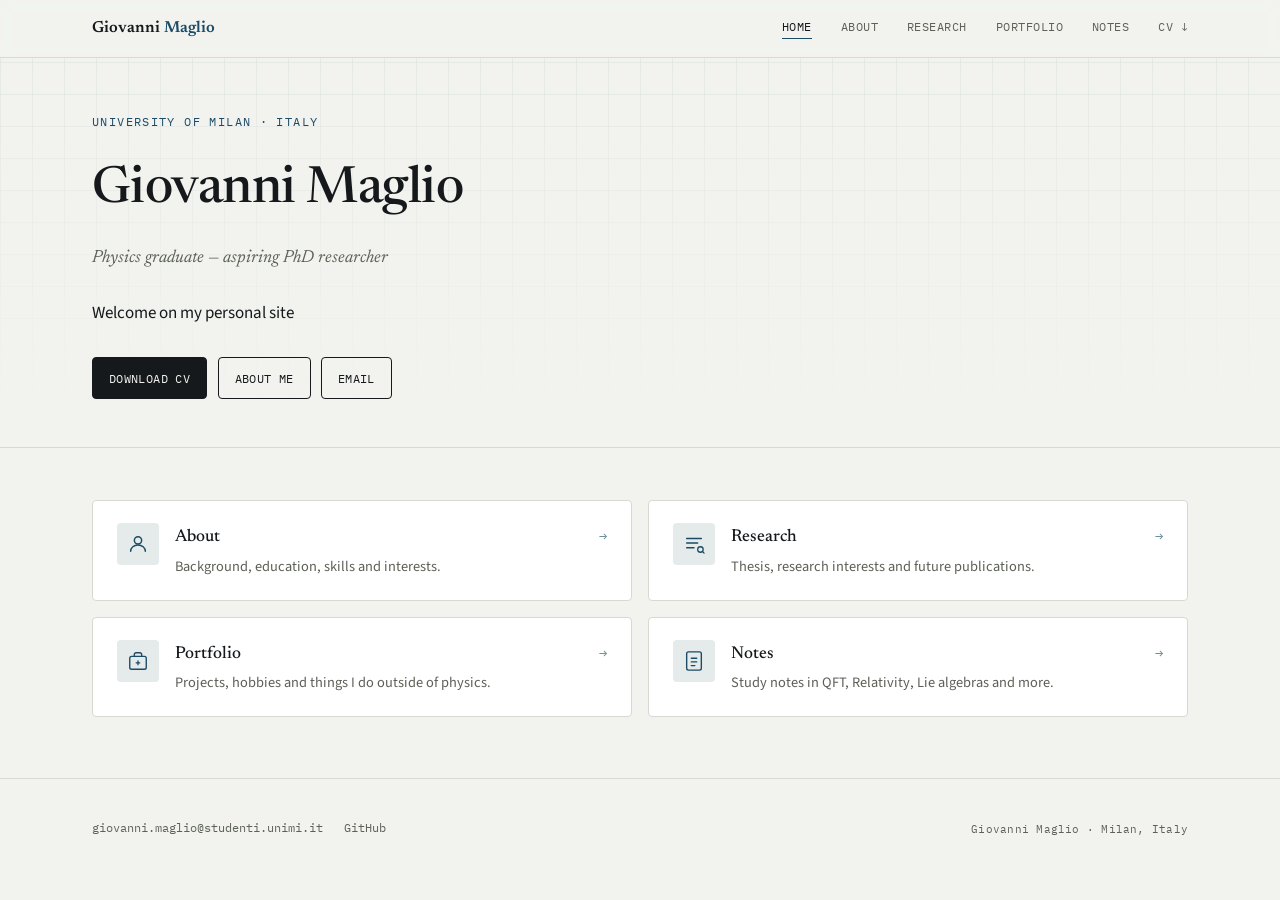
<file: index.html>
<!DOCTYPE html>
<html lang="en">
<head>
<meta charset="UTF-8">
<meta name="viewport" content="width=device-width, initial-scale=1.0">
<title>Giovanni Maglio — Personal site</title>
<meta name="description" content="Giovanni Maglio — Physics graduate, University of Milan. Theoretical physics, quantum field theory.">
<link rel="icon" href="data:,">
<link rel="preconnect" href="https://fonts.googleapis.com">
<link rel="preconnect" href="https://fonts.gstatic.com" crossorigin>
<link href="https://fonts.googleapis.com/css2?family=Newsreader:ital,wght@0,400;0,500;0,600;1,400;1,500&family=Source+Sans+3:wght@400;600;700&family=IBM+Plex+Mono:wght@400;500&display=swap" rel="stylesheet">
<link rel="stylesheet" href="css/style.css">
</head>
<body>

<header class="masthead">
  <div class="masthead-bar">
    <a class="brand" href="index.html">Giovanni <span>Maglio</span></a>
    <button class="nav-toggle" aria-label="Toggle navigation" aria-expanded="false"><span></span></button>
    <nav class="nav-links">
      <a href="index.html" aria-current="page">Home</a>
      <a href="about.html">About</a>
      <a href="research.html">Research</a>
      <a href="portfolio.html">Portfolio</a>
      <a href="notes.html">Notes</a>
      <a href="assets/cv.pdf">CV ↓</a>
    </nav>
  </div>
</header>

<main>

  <!-- identity strip: no photo here, just name + one-liner + contacts -->
  <section class="identity">
    <div class="wrap">
      <div class="identity-inner">
        <span class="eyebrow">University of Milan · Italy</span>
        <h1>Giovanni Maglio</h1>
        <p class="identity-role">Physics graduate — aspiring PhD researcher</p>
        <p class="identity-bio">Welcome on my personal site</p>
        <div class="identity-contacts">
          <a class="btn btn-solid" href="assets/cv.pdf">Download CV</a>
          <a class="btn btn-ghost" href="about.html">About me</a>
          <a class="btn btn-ghost" href="mailto:giovanni.maglio@studenti.unimi.it">Email</a>
        </div>
      </div>
    </div>
  </section>

  <!-- navigation cards -->
  <section class="nav-cards-section reveal">
    <div class="wrap">
      <div class="nav-cards">

        <a class="nav-card" href="about.html">
          <div class="nav-card-icon">
            <svg width="22" height="22" viewBox="0 0 24 24" fill="none" aria-hidden="true">
              <circle cx="12" cy="8" r="4" stroke="currentColor" stroke-width="1.6"/>
              <path d="M4 20c0-4 3.6-7 8-7s8 3 8 7" stroke="currentColor" stroke-width="1.6" stroke-linecap="round"/>
            </svg>
          </div>
          <div class="nav-card-body">
            <div class="nav-card-title">About</div>
            <div class="nav-card-desc">Background, education, skills and interests.</div>
          </div>
          <span class="nav-card-arrow">→</span>
        </a>

        <a class="nav-card" href="research.html">
          <div class="nav-card-icon">
            <svg width="22" height="22" viewBox="0 0 24 24" fill="none" aria-hidden="true">
              <path d="M4 6h16M4 11h12M4 16h8" stroke="currentColor" stroke-width="1.6" stroke-linecap="round"/>
              <circle cx="19" cy="18" r="3" stroke="currentColor" stroke-width="1.4"/>
              <path d="M21.5 20.5l1.5 1.5" stroke="currentColor" stroke-width="1.4" stroke-linecap="round"/>
            </svg>
          </div>
          <div class="nav-card-body">
            <div class="nav-card-title">Research</div>
            <div class="nav-card-desc">Thesis, research interests and future publications.</div>
          </div>
          <span class="nav-card-arrow">→</span>
        </a>

        <a class="nav-card" href="portfolio.html">
          <div class="nav-card-icon">
            <svg width="22" height="22" viewBox="0 0 24 24" fill="none" aria-hidden="true">
              <rect x="3" y="7" width="18" height="14" rx="2" stroke="currentColor" stroke-width="1.5"/>
              <path d="M8 7V5a2 2 0 0 1 2-2h4a2 2 0 0 1 2 2v2" stroke="currentColor" stroke-width="1.5"/>
              <path d="M12 12v4M10 14h4" stroke="currentColor" stroke-width="1.4" stroke-linecap="round"/>
            </svg>
          </div>
          <div class="nav-card-body">
            <div class="nav-card-title">Portfolio</div>
            <div class="nav-card-desc">Projects, hobbies and things I do outside of physics.</div>
          </div>
          <span class="nav-card-arrow">→</span>
        </a>

        <a class="nav-card" href="notes.html">
          <div class="nav-card-icon">
            <svg width="22" height="22" viewBox="0 0 24 24" fill="none" aria-hidden="true">
              <path d="M6 2h12a2 2 0 0 1 2 2v16a2 2 0 0 1-2 2H6a2 2 0 0 1-2-2V4a2 2 0 0 1 2-2z" stroke="currentColor" stroke-width="1.5"/>
              <path d="M9 9h6M9 13h6M9 17h4" stroke="currentColor" stroke-width="1.4" stroke-linecap="round"/>
            </svg>
          </div>
          <div class="nav-card-body">
            <div class="nav-card-title">Notes</div>
            <div class="nav-card-desc">Study notes in QFT, Relativity, Lie algebras and more.</div>
          </div>
          <span class="nav-card-arrow">→</span>
        </a>

      </div>
    </div>
  </section>

</main>

<footer>
  <div class="wrap footer-grid">
    <div class="footer-links">
      <a href="mailto:giovanni.maglio@studenti.unimi.it">giovanni.maglio@studenti.unimi.it</a>
      <a href="https://github.com/GiovanniMaglio">GitHub</a>
    </div>
    <div class="footer-meta">Giovanni Maglio · Milan, Italy</div>
  </div>
</footer>

<script src="js/main.js"></script>
</body>
</html>
</file>
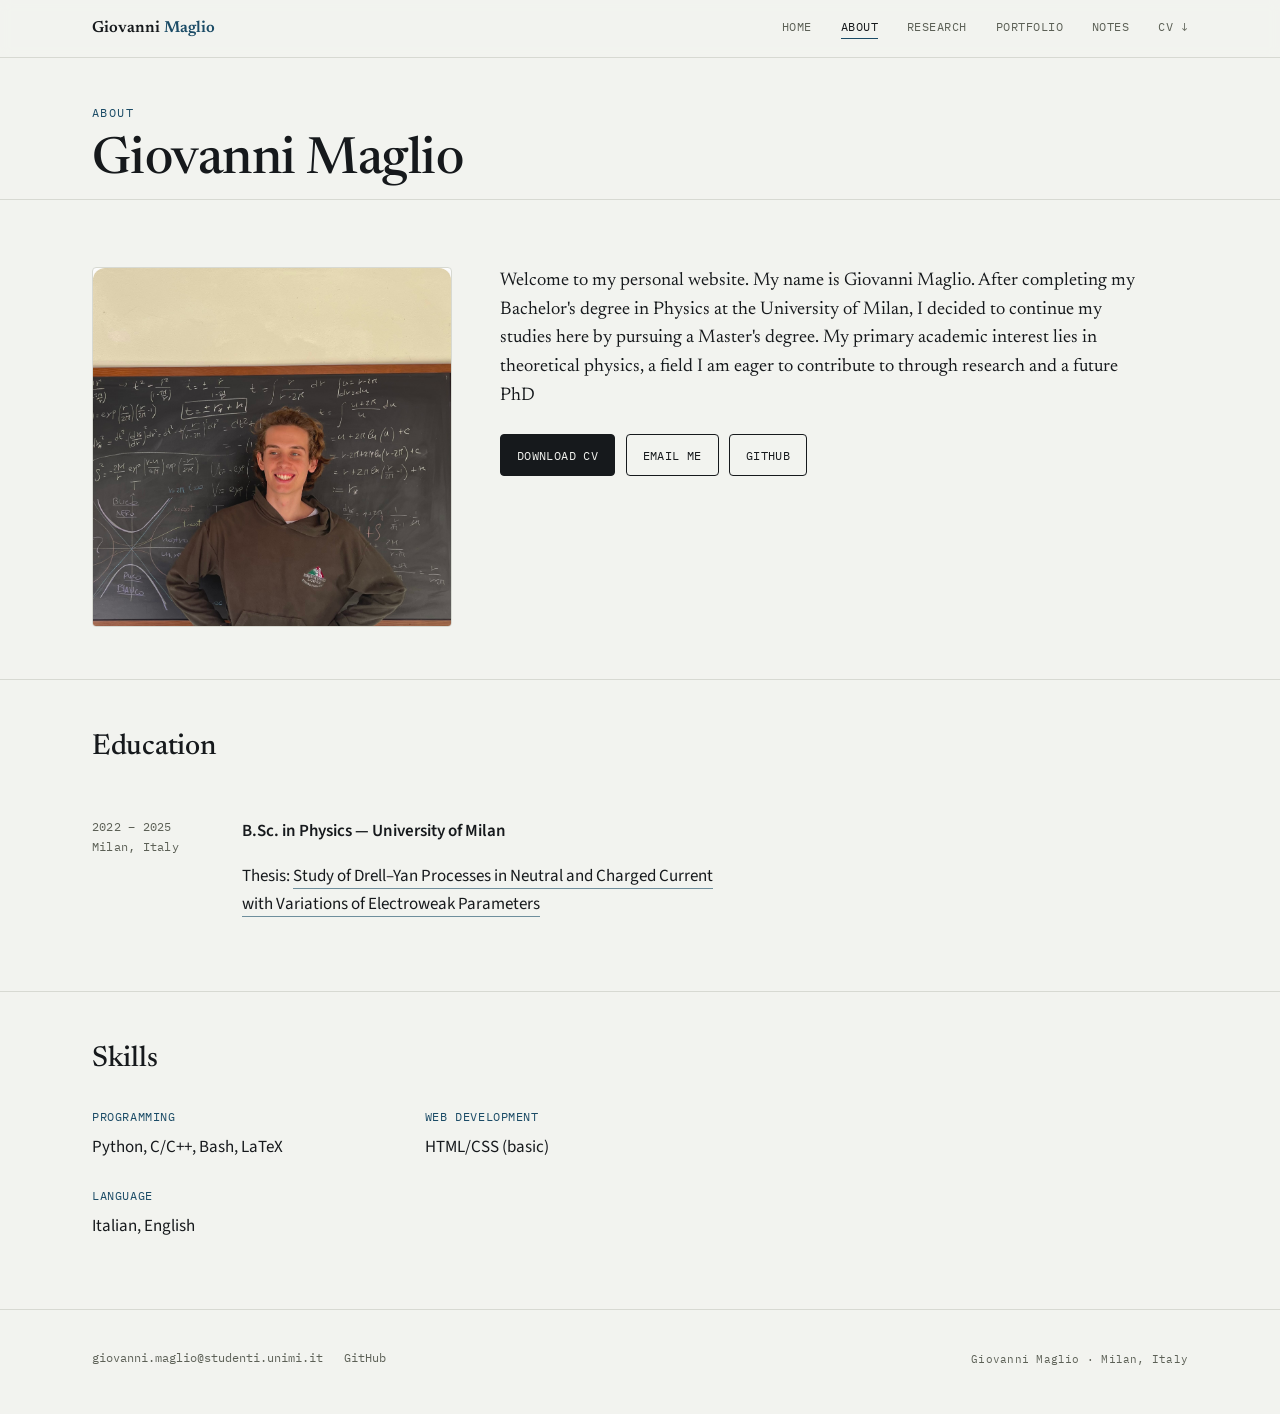
<file: about.html>
<!DOCTYPE html>
<html lang="en">
<head>
<meta charset="UTF-8">
<meta name="viewport" content="width=device-width, initial-scale=1.0">
<title>About — Giovanni Maglio</title>
<meta name="description" content="About Giovanni Maglio — physics graduate, University of Milan.">
<link rel="icon" href="data:,">
<link rel="preconnect" href="https://fonts.googleapis.com">
<link rel="preconnect" href="https://fonts.gstatic.com" crossorigin>
<link href="https://fonts.googleapis.com/css2?family=Newsreader:ital,wght@0,400;0,500;0,600;1,400;1,500&family=Source+Sans+3:wght@400;600;700&family=IBM+Plex+Mono:wght@400;500&display=swap" rel="stylesheet">
<link rel="stylesheet" href="css/style.css">

<!-- Regole dedicate per ingrandire la foto su Desktop e Mobile -->
<style>
  /* Layout Desktop */
  .about-grid {
    display: grid !important;
    grid-template-columns: 360px 1fr !important; /* Larghezza foto su Desktop */
    gap: 3rem !important;
    align-items: start !important;
    margin-top: 1rem;
  }

  .about-photo {
    width: 100% !important;
    max-width: 100% !important;
  }

  .about-photo img {
    width: 100% !important;
    height: auto !important;
    aspect-ratio: 3 / 4 !important; /* Rapporto ritratto verticale */
    object-fit: cover !important;
    border-radius: 12px;
    box-shadow: 0 12px 30px rgba(0, 0, 0, 0.12);
    display: block;
  }

  /* Layout Mobile (Smartphone) */
  @media (max-width: 768px) {
    .about-grid {
      display: flex !important;
      flex-direction: column !important;
      gap: 1.5rem !important;
    }

    .about-photo {
      width: 100% !important;
      max-width: 100% !important; /* Espande la foto a tutto schermo su Mobile */
      margin: 0 auto !important;
    }

    .about-photo img {
      width: 100% !important;
      height: auto !important;
      max-width: 100% !important;
      aspect-ratio: 4 / 5 !important;
    }
  }
</style>
</head>
<body>

<header class="masthead">
  <div class="masthead-bar">
    <a class="brand" href="index.html">Giovanni <span>Maglio</span></a>
    <button class="nav-toggle" aria-label="Toggle navigation" aria-expanded="false"><span></span></button>
    <nav class="nav-links">
      <a href="index.html">Home</a>
      <a href="about.html" aria-current="page">About</a>
      <a href="research.html">Research</a>
      <a href="portfolio.html">Portfolio</a>
      <a href="notes.html">Notes</a>
      <a href="assets/cv.pdf">CV ↓</a>
    </nav>
  </div>
</header>

<main>

  <section class="page-intro">
    <div class="wrap">
      <span class="eyebrow">About</span>
      <h1>Giovanni Maglio</h1>
    </div>
  </section>

  <section class="reveal">
    <div class="wrap">
      <div class="about-grid">
        <div class="about-photo">
          <img src="assets/avatar.jpg" alt="Portrait of Giovanni Maglio">
        </div>
        <div class="prose">
          <p class="lede">Welcome to my personal website. My name is Giovanni Maglio. After completing my Bachelor's degree in Physics at the University of Milan, I decided to continue my studies here by pursuing a Master's degree. My primary academic interest lies in theoretical physics, a field I am eager to contribute to through research and a future PhD</p>
          <div style="margin-top:1.5rem; display:flex; gap:.65rem; flex-wrap:wrap;">
            <a class="btn btn-solid" href="assets/cv.pdf">Download CV</a>
            <a class="btn btn-ghost" href="mailto:giovanni.maglio@studenti.unimi.it">Email me</a>
            <a class="btn btn-ghost" href="https://github.com/GiovanniMaglio">GitHub</a>
          </div>
        </div>
      </div>
    </div>
  </section>

  <section class="reveal">
    <div class="wrap">
      <div class="section-head"><h2>Education</h2></div>
      <div class="prose">
        <div class="entry">
          <div class="entry-meta">2022 – 2025<br>Milan, Italy</div>
          <div>
            <div class="entry-title">B.Sc. in Physics — University of Milan</div>
            <p class="muted"></p>
            <p>Thesis: <a class="link" href="research.html">Study of Drell–Yan Processes in Neutral and Charged Current with Variations of Electroweak Parameters</a></p>
          </div>
        </div>
      </div>
    </div>
  </section>

  <section class="reveal">
    <div class="wrap">
      <div class="section-head"><h2>Skills</h2></div>
      <dl class="skills-grid prose">
        <div>
          <dt>Programming</dt>
          <dd>Python, C/C++, Bash, LaTeX</dd>
        </div>
        <div>
          <dt>Web development</dt>
          <dd>HTML/CSS (basic)</dd>
        </div>
        <div>
          <dt>Language</dt>
          <dd>Italian, English</dd>
        </div>
      </dl>
    </div>
  </section>

</main>

<footer>
  <div class="wrap footer-grid">
    <div class="footer-links">
      <a href="mailto:giovanni.maglio@studenti.unimi.it">giovanni.maglio@studenti.unimi.it</a>
      <a href="https://github.com/GiovanniMaglio">GitHub</a>
    </div>
    <div class="footer-meta">Giovanni Maglio · Milan, Italy</div>
  </div>
</footer>

<script src="js/main.js"></script>
</body>
</html>
</file>
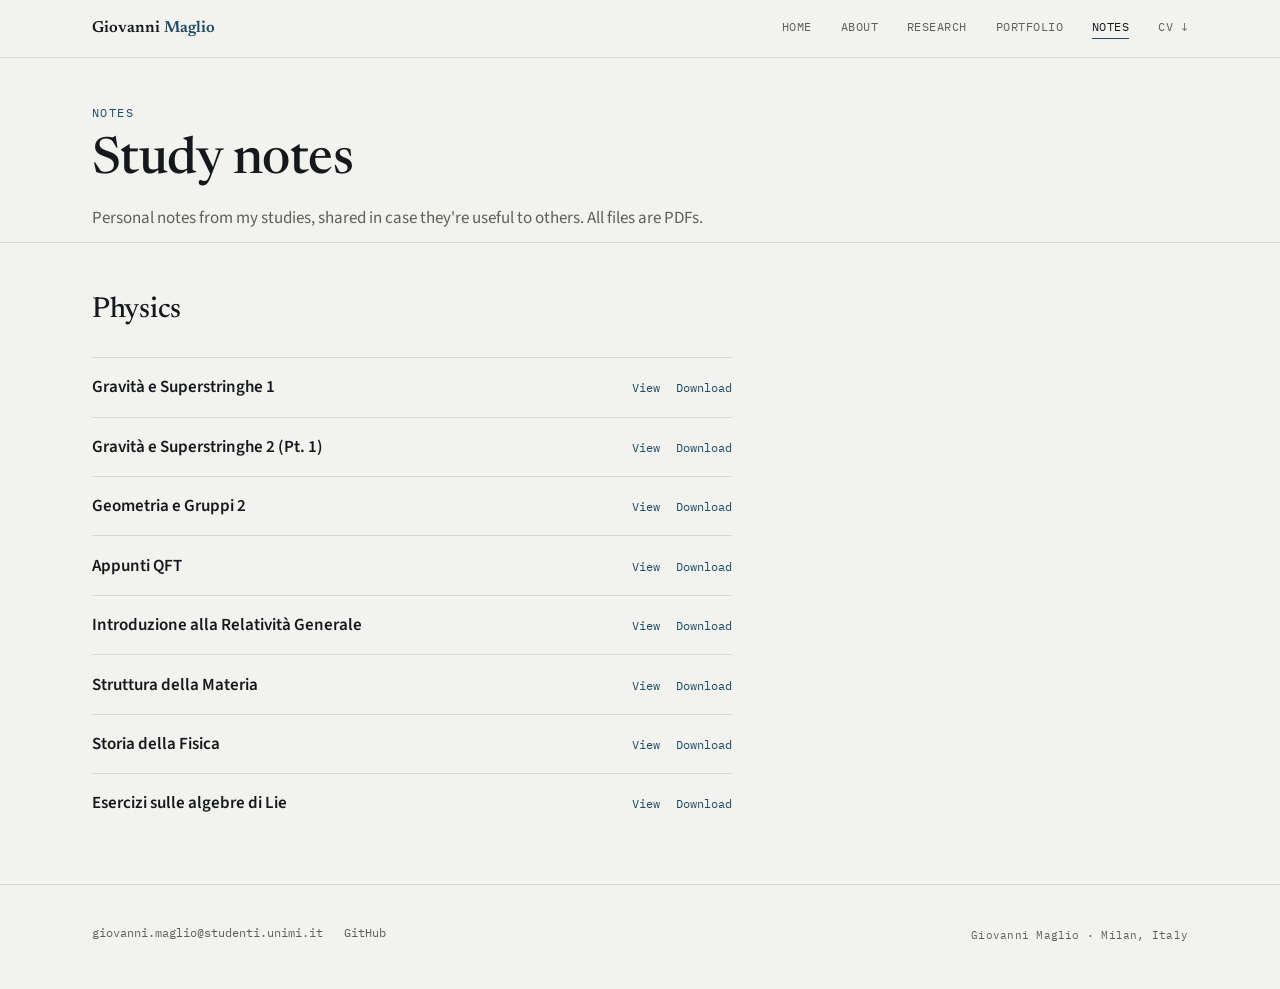
<file: notes.html>
<!DOCTYPE html>
<html lang="en">
<head>
<meta charset="UTF-8">
<meta name="viewport" content="width=device-width, initial-scale=1.0">
<title>Notes — Giovanni Maglio</title>
<meta name="description" content="Study notes in physics — Giovanni Maglio.">
<link rel="icon" href="data:,">
<link rel="preconnect" href="https://fonts.googleapis.com">
<link rel="preconnect" href="https://fonts.gstatic.com" crossorigin>
<link href="https://fonts.googleapis.com/css2?family=Newsreader:ital,wght@0,400;0,500;0,600;1,400;1,500&family=Source+Sans+3:wght@400;600;700&family=IBM+Plex+Mono:wght@400;500&display=swap" rel="stylesheet">
<link rel="stylesheet" href="css/style.css">
</head>
<body>

<header class="masthead">
  <div class="masthead-bar">
    <a class="brand" href="index.html">Giovanni <span>Maglio</span></a>
    <button class="nav-toggle" aria-label="Toggle navigation" aria-expanded="false"><span></span></button>
    <nav class="nav-links">
      <a href="index.html">Home</a>
      <a href="about.html">About</a>
      <a href="research.html">Research</a>
      <a href="portfolio.html">Portfolio</a>
      <a href="notes.html" aria-current="page">Notes</a>
      <a href="assets/cv.pdf">CV ↓</a>
    </nav>
  </div>
</header>

<main>

  <section class="page-intro">
    <div class="wrap">
      <span class="eyebrow">Notes</span>
      <h1>Study notes</h1>
      <p class="prose muted" style="margin-top:.9rem;">Personal notes from my studies, shared in case they're useful to others. All files are PDFs.</p>
    </div>
  </section>

  <section class="reveal">
    <div class="wrap">
      <div class="section-head"><h2>Physics</h2></div>
      <div class="note-list prose">

        <div class="note-row">
          <span class="note-title">Gravità e Superstringhe 1</span>
          <span class="note-links">
            <a href="https://drive.google.com/file/d/1csyrIzGxBGRTu3xoCLim18-_DmjUYoO2/view">View</a>
            <a href="https://drive.google.com/uc?export=download&id=1csyrIzGxBGRTu3xoCLim18-_DmjUYoO2">Download</a>
          </span>
        </div>

        <div class="note-row">
          <span class="note-title">Gravità e Superstringhe 2 (Pt. 1)</span>
          <span class="note-links">
            <a href="https://drive.google.com/file/d/1yq_WRvy7neU9YZzzpSMjDQ4WBASx8Qpn/view">View</a>
            <a href="https://drive.google.com/uc?export=download&id=1yq_WRvy7neU9YZzzpSMjDQ4WBASx8Qpn">Download</a>
          </span>
        </div>

        <div class="note-row">
          <span class="note-title">Geometria e Gruppi 2</span>
          <span class="note-links">
            <a href="https://drive.google.com/file/d/1WjMSh4PCid-__rt1AKRvsk9d1AaTo_eD/view">View</a>
            <a href="https://drive.google.com/uc?export=download&id=1WjMSh4PCid-__rt1AKRvsk9d1AaTo_eD">Download</a>
          </span>
        </div>

        <div class="note-row">
          <span class="note-title">Appunti QFT</span>
          <span class="note-links">
            <a href="https://drive.google.com/file/d/1Art3IUSijkxYZ7mw4LF8rtRmHpCd2VZr/view">View</a>
            <a href="https://drive.google.com/uc?export=download&id=1Art3IUSijkxYZ7mw4LF8rtRmHpCd2VZr">Download</a>
          </span>
        </div>

        <div class="note-row">
          <span class="note-title">Introduzione alla Relatività Generale</span>
          <span class="note-links">
            <a href="https://drive.google.com/file/d/16CSYyy6Lgrc3W5KUT_Phw8cdsREt2Nd_/view">View</a>
            <a href="https://drive.google.com/uc?export=download&id=16CSYyy6Lgrc3W5KUT_Phw8cdsREt2Nd_">Download</a>
          </span>
        </div>

        <div class="note-row">
          <span class="note-title">Struttura della Materia</span>
          <span class="note-links">
            <a href="https://drive.google.com/file/d/1nxKtRJ35LX20tSqEXORaNvb0KBBR4U3Z/view">View</a>
            <a href="https://drive.google.com/uc?export=download&id=1nxKtRJ35LX20tSqEXORaNvb0KBBR4U3Z">Download</a>
          </span>
        </div>

        <div class="note-row">
          <span class="note-title">Storia della Fisica</span>
          <span class="note-links">
            <a href="https://drive.google.com/file/d/1R3nMGefqzzpqUGIMFv5LFsauPEnIkkcA/view">View</a>
            <a href="https://drive.google.com/uc?export=download&id=1R3nMGefqzzpqUGIMFv5LFsauPEnIkkcA">Download</a>
          </span>
        </div>

        <div class="note-row">
          <span class="note-title">Esercizi sulle algebre di Lie</span>
          <span class="note-links">
            <a href="https://drive.google.com/file/d/1668g6Am8BdUa8xi-n6G9StWpBdV7MdFD/view">View</a>
            <a href="https://drive.google.com/uc?export=download&id=1668g6Am8BdUa8xi-n6G9StWpBdV7MdFD">Download</a>
          </span>
        </div>

      </div>
    </div>
  </section>

</main>

<footer>
  <div class="wrap footer-grid">
    <div class="footer-links">
      <a href="mailto:giovanni.maglio@studenti.unimi.it">giovanni.maglio@studenti.unimi.it</a>
      <a href="https://github.com/GiovanniMaglio">GitHub</a>
    </div>
    <div class="footer-meta">Giovanni Maglio · Milan, Italy</div>
  </div>
</footer>

<script src="js/main.js"></script>
</body>
</html>
</file>
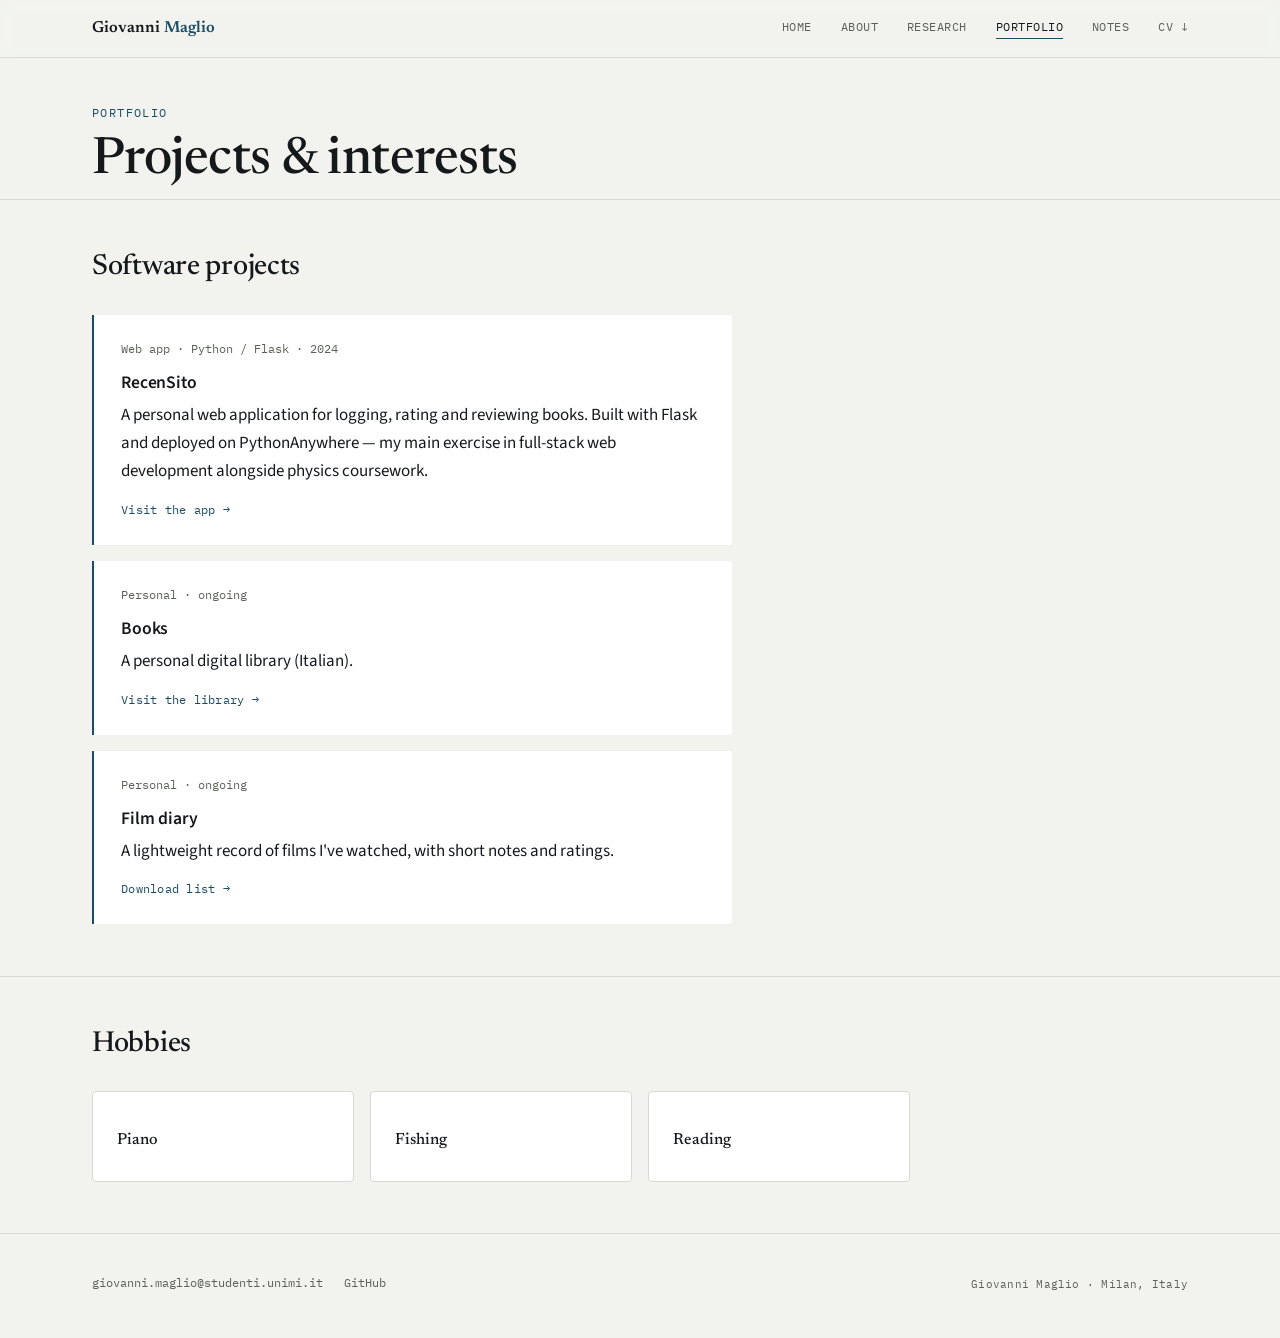
<file: portfolio.html>
<!DOCTYPE html>
<html lang="en">
<head>
<meta charset="UTF-8">
<meta name="viewport" content="width=device-width, initial-scale=1.0">
<title>Portfolio — Giovanni Maglio</title>
<meta name="description" content="Projects and hobbies — Giovanni Maglio.">
<link rel="icon" href="data:,">
<link rel="preconnect" href="https://fonts.googleapis.com">
<link rel="preconnect" href="https://fonts.gstatic.com" crossorigin>
<link href="https://fonts.googleapis.com/css2?family=Newsreader:ital,wght@0,400;0,500;0,600;1,400;1,500&family=Source+Sans+3:wght@400;600;700&family=IBM+Plex+Mono:wght@400;500&display=swap" rel="stylesheet">
<link rel="stylesheet" href="css/style.css">
</head>
<body>

<header class="masthead">
  <div class="masthead-bar">
    <a class="brand" href="index.html">Giovanni <span>Maglio</span></a>
    <button class="nav-toggle" aria-label="Toggle navigation" aria-expanded="false"><span></span></button>
    <nav class="nav-links">
      <a href="index.html">Home</a>
      <a href="about.html">About</a>
      <a href="research.html">Research</a>
      <a href="portfolio.html" aria-current="page">Portfolio</a>
      <a href="notes.html">Notes</a>
      <a href="assets/cv.pdf">CV ↓</a>
    </nav>
  </div>
</header>

<main>

  <section class="page-intro">
    <div class="wrap">
      <span class="eyebrow">Portfolio</span>
      <h1>Projects &amp; interests</h1>
    </div>
  </section>

  <!-- Projects -->
  <section class="reveal">
    <div class="wrap">
      <div class="section-head"><h2>Software projects</h2></div>

      <div class="card prose">
        <span class="card-meta">Web app · Python / Flask · 2024</span>
        <h3>RecenSito</h3>
        <p>A personal web application for logging, rating and reviewing books. Built with Flask and deployed on PythonAnywhere — my main exercise in full-stack web development alongside physics coursework.</p>
        <div class="card-links">
          <a href="https://giovannimaglio.pythonanywhere.com">Visit the app →</a>
        </div>
      </div>

      <div class="card prose" style="margin-top:1rem;">
        <span class="card-meta">Personal · ongoing</span>
        <h3>Books </h3>
        <p>A personal digital library (Italian).</p>
        <div class="card-links">
          <a href="https://giovannimaglio.github.io/Libri-Gio/">Visit the library →</a>
        </div>
      </div>
      
      <div class="card prose" style="margin-top:1rem;">
        <span class="card-meta">Personal · ongoing</span>
        <h3>Film diary</h3>
        <p>A lightweight record of films I've watched, with short notes and ratings.</p>
        <div class="card-links">
          <a href="assets/film-list.pdf">Download list →</a>
        </div>
      </div>

    </div>
  </section>

  <!-- Hobbies -->
  <section class="reveal">
    <div class="wrap">
      <div class="section-head"><h2>Hobbies</h2></div>
      <div class="hobby-grid">

        <div class="hobby-card">
          <div class="hobby-card-icon"></div>
          <div class="hobby-card-title">Piano</div>
          <p class="hobby-card-desc"></p>
        </div>

        <div class="hobby-card">
          <div class="hobby-card-icon"></div>
          <div class="hobby-card-title">Fishing</div>
          <p class="hobby-card-desc"></p>
        </div>

        <div class="hobby-card">
          <div class="hobby-card-icon"></div>
          <div class="hobby-card-title">Reading</div>
          <p class="hobby-card-desc"></p>
        </div>

      </div>
    </div>
  </section>

</main>

<footer>
  <div class="wrap footer-grid">
    <div class="footer-links">
      <a href="mailto:giovanni.maglio@studenti.unimi.it">giovanni.maglio@studenti.unimi.it</a>
      <a href="https://github.com/GiovanniMaglio">GitHub</a>
    </div>
    <div class="footer-meta">Giovanni Maglio · Milan, Italy</div>
  </div>
</footer>

<script src="js/main.js"></script>
</body>
</html>
</file>
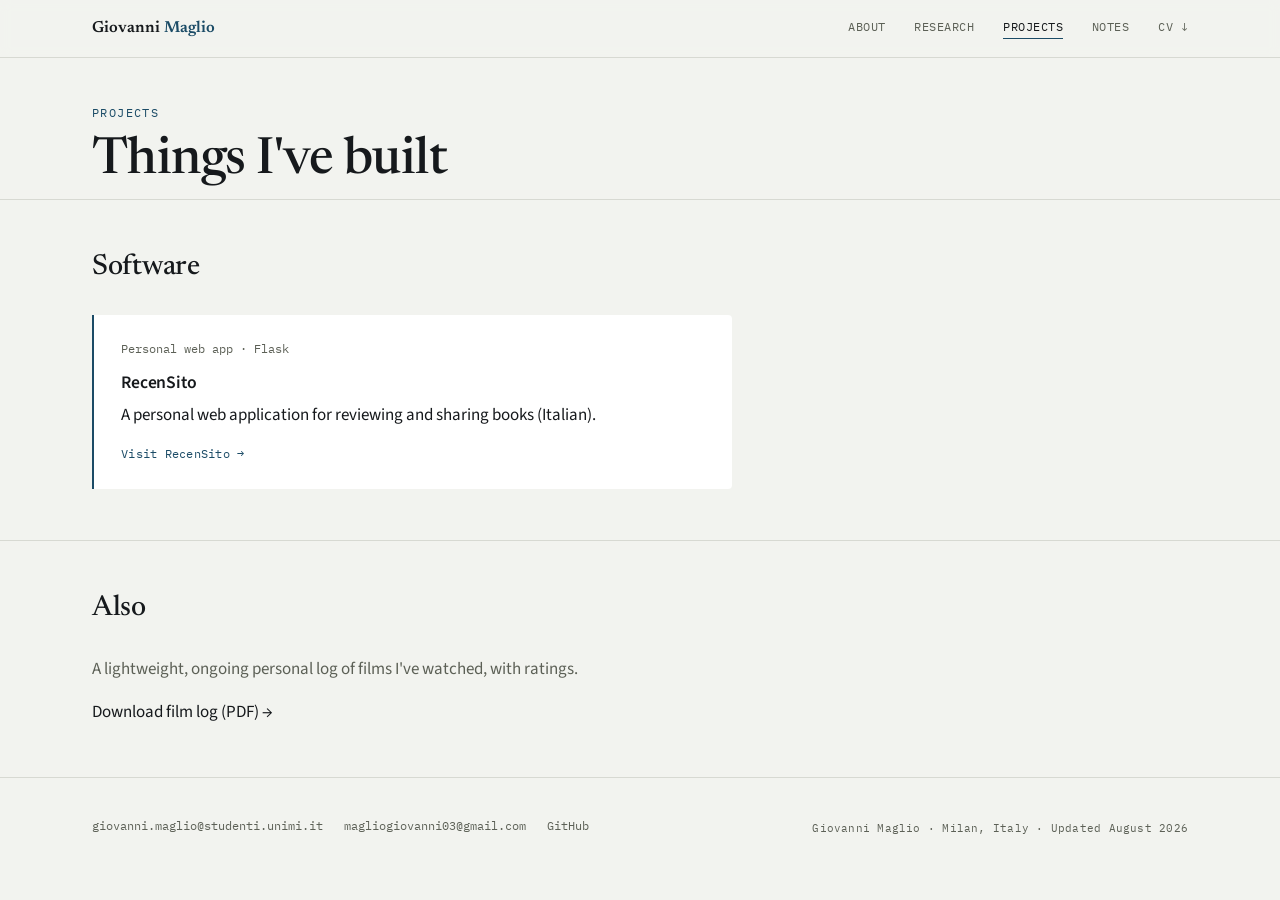
<file: projects.html>
<!DOCTYPE html>
<html lang="en">
<head>
<meta charset="UTF-8">
<meta name="viewport" content="width=device-width, initial-scale=1.0">
<title>Projects — Giovanni Maglio</title>
<meta name="description" content="Personal projects — Giovanni Maglio.">
<link rel="icon" href="data:,">
<link rel="preconnect" href="https://fonts.googleapis.com">
<link rel="preconnect" href="https://fonts.gstatic.com" crossorigin>
<link href="https://fonts.googleapis.com/css2?family=Newsreader:ital,wght@0,400;0,500;0,600;1,400;1,500&family=Source+Sans+3:wght@400;600;700&family=IBM+Plex+Mono:wght@400;500&display=swap" rel="stylesheet">
<link rel="stylesheet" href="css/style.css">
</head>
<body>

<header class="masthead">
  <div class="masthead-bar">
    <a class="brand" href="index.html">Giovanni <span>Maglio</span></a>
    <button class="nav-toggle" aria-label="Toggle navigation" aria-expanded="false"><span></span></button>
    <nav class="nav-links">
      <a href="index.html">About</a>
      <a href="research.html">Research</a>
      <a href="projects.html" aria-current="page">Projects</a>
      <a href="notes.html">Notes</a>
      <a href="assets/cv.pdf">CV ↓</a>
    </nav>
  </div>
</header>

<main>

  <section class="page-intro">
    <div class="wrap">
      <span class="eyebrow">Projects</span>
      <h1>Things I've built</h1>
    </div>
  </section>

  <section class="reveal">
    <div class="wrap">
      <div class="section-head"><h2>Software</h2></div>
      <div class="card prose">
        <span class="card-meta">Personal web app · Flask</span>
        <h3>RecenSito</h3>
        <p>A personal web application for reviewing and sharing books (Italian).</p>
        <div class="card-links">
          <a href="https://giovannimaglio.pythonanywhere.com">Visit RecenSito →</a>
        </div>
      </div>
    </div>
  </section>

  <section class="reveal">
    <div class="wrap">
      <div class="section-head"><h2>Also</h2></div>
      <div class="prose">
        <p class="muted">A lightweight, ongoing personal log of films I've watched, with ratings.</p>
        <p style="margin-top:.9rem;"><a class="inline-link" href="assets/film-list.pdf">Download film log (PDF) →</a></p>
      </div>
    </div>
  </section>

</main>

<footer>
  <div class="wrap footer-grid">
    <div class="footer-links">
      <a href="mailto:giovanni.maglio@studenti.unimi.it">giovanni.maglio@studenti.unimi.it</a>
      <a href="mailto:magliogiovanni03@gmail.com">magliogiovanni03@gmail.com</a>
      <a href="https://github.com/GiovanniMaglio">GitHub</a>
    </div>
    <div class="footer-meta">Giovanni Maglio · Milan, Italy · Updated August 2026</div>
  </div>
</footer>

<script src="js/main.js"></script>
</body>
</html>
</file>
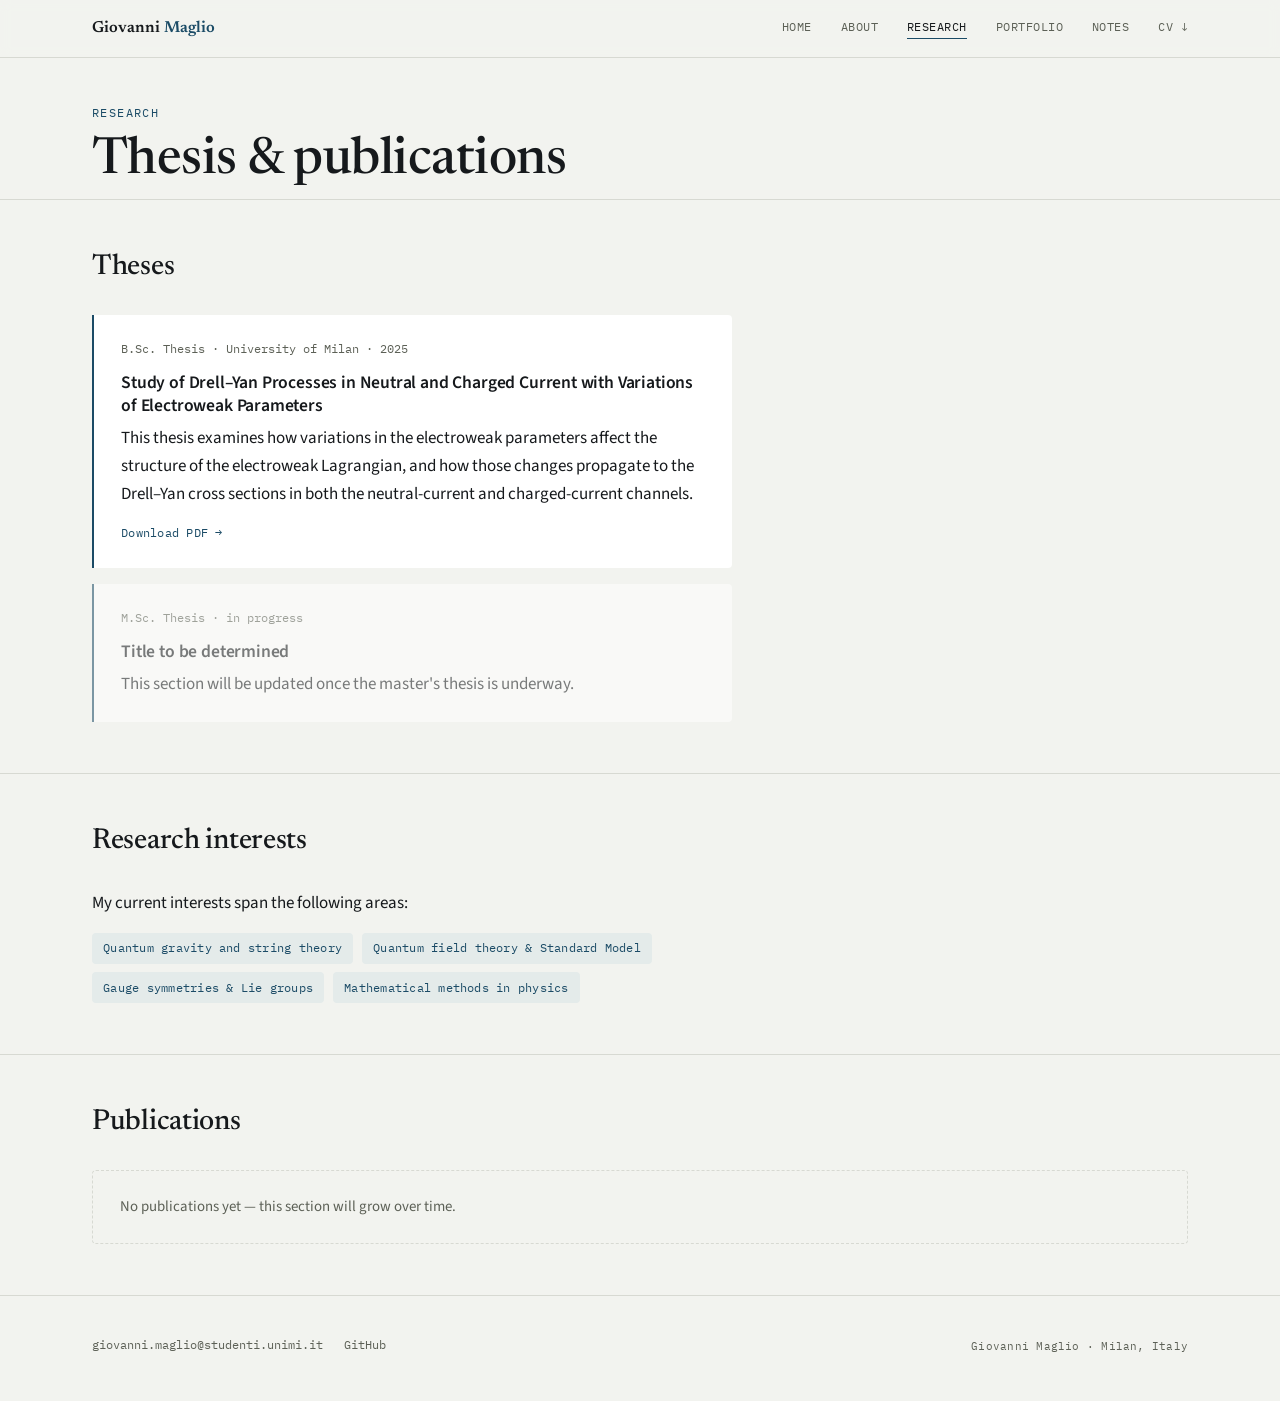
<file: research.html>
<!DOCTYPE html>
<html lang="en">
<head>
<meta charset="UTF-8">
<meta name="viewport" content="width=device-width, initial-scale=1.0">
<title>Research — Giovanni Maglio</title>
<meta name="description" content="Research — Giovanni Maglio, physics graduate.">
<link rel="icon" href="data:,">
<link rel="preconnect" href="https://fonts.googleapis.com">
<link rel="preconnect" href="https://fonts.gstatic.com" crossorigin>
<link href="https://fonts.googleapis.com/css2?family=Newsreader:ital,wght@0,400;0,500;0,600;1,400;1,500&family=Source+Sans+3:wght@400;600;700&family=IBM+Plex+Mono:wght@400;500&display=swap" rel="stylesheet">
<link rel="stylesheet" href="css/style.css">
</head>
<body>

<header class="masthead">
  <div class="masthead-bar">
    <a class="brand" href="index.html">Giovanni <span>Maglio</span></a>
    <button class="nav-toggle" aria-label="Toggle navigation" aria-expanded="false"><span></span></button>
    <nav class="nav-links">
      <a href="index.html">Home</a>
      <a href="about.html">About</a>
      <a href="research.html" aria-current="page">Research</a>
      <a href="portfolio.html">Portfolio</a>
      <a href="notes.html">Notes</a>
      <a href="assets/cv.pdf">CV ↓</a>
    </nav>
  </div>
</header>

<main>

  <section class="page-intro">
    <div class="wrap">
      <span class="eyebrow">Research</span>
      <h1>Thesis &amp; publications</h1>
    </div>
  </section>

  <section class="reveal">
    <div class="wrap">
      <div class="section-head"><h2>Theses</h2></div>
      <div class="card prose">
        <span class="card-meta">B.Sc. Thesis · University of Milan · 2025</span>
        <h3>Study of Drell–Yan Processes in Neutral and Charged Current with Variations of Electroweak Parameters</h3>
        <p>This thesis examines how variations in the electroweak parameters affect the structure of the electroweak Lagrangian, and how those changes propagate to the Drell–Yan cross sections in both the neutral-current and charged-current channels.</p>
        <div class="card-links">
          <a href="assets/thesis.pdf">Download PDF →</a>
        </div>
      </div>
      <div class="card prose" style="margin-top:1rem; opacity:.55;">
        <span class="card-meta">M.Sc. Thesis · in progress</span>
        <h3>Title to be determined</h3>
        <p>This section will be updated once the master's thesis is underway.</p>
      </div>
    </div>
  </section>

  <section class="reveal">
    <div class="wrap">
      <div class="section-head"><h2>Research interests</h2></div>
      <div class="prose">
        <p>My current interests span the following areas:</p>
        <ul class="tags" style="margin-top:1rem;">
          <li class="tag">Quantum gravity and string theory</li>
          <li class="tag">Quantum field theory &amp; Standard Model</li>
          <li class="tag">Gauge symmetries &amp; Lie groups</li>
          <li class="tag">Mathematical methods in physics</li>
        </ul>
      </div>
    </div>
  </section>

  <section class="reveal">
    <div class="wrap">
      <div class="section-head"><h2>Publications</h2></div>
      <p class="empty-state">No publications yet — this section will grow over time.</p>
    </div>
  </section>

</main>

<footer>
  <div class="wrap footer-grid">
    <div class="footer-links">
      <a href="mailto:giovanni.maglio@studenti.unimi.it">giovanni.maglio@studenti.unimi.it</a>
      <a href="https://github.com/GiovanniMaglio">GitHub</a>
    </div>
    <div class="footer-meta">Giovanni Maglio · Milan, Italy</div>
  </div>
</footer>

<script src="js/main.js"></script>
</body>
</html>
</file>
<file: css/style.css>
/* ==========================================================
   Giovanni Maglio — personal academic site
   ========================================================== */

/* ---------- Tokens ---------- */
:root {
  --paper:      #F2F3EF;
  --paper-hi:   #FFFFFF;
  --ink:        #16191C;
  --muted:      #5C6056;
  --accent:     #1B4B66;
  --accent-lt:  #6E8E9C;
  --tint:       #E4EBEA;
  --rule:       #D7D9D2;

  --serif:  'Newsreader', Georgia, 'Times New Roman', serif;
  --sans:   'Source Sans 3', -apple-system, BlinkMacSystemFont, 'Segoe UI', sans-serif;
  --mono:   'IBM Plex Mono', 'SFMono-Regular', Consolas, monospace;

  --wrap:   72rem;
  --r:      4px;
  --dur:    360ms;
  --ease:   cubic-bezier(.2,.7,.2,1);
}

/* ---------- Reset ---------- */
*, *::before, *::after { box-sizing: border-box; }
html { -webkit-text-size-adjust: 100%; scroll-behavior: smooth; }
body, h1, h2, h3, h4, p, ul, ol, figure, blockquote { margin: 0; }
ul, ol { padding: 0; list-style: none; }
img { max-width: 100%; display: block; }
a { color: inherit; text-decoration: none; }
button { font: inherit; background: none; border: none; cursor: pointer; padding: 0; }
@media (prefers-reduced-motion: reduce) {
  html { scroll-behavior: auto; }
  * { transition-duration: .001ms !important; animation-duration: .001ms !important; }
}

/* ---------- Base ---------- */
body {
  background: var(--paper);
  color: var(--ink);
  font-family: var(--sans);
  font-size: 17px;
  line-height: 1.65;
  -webkit-font-smoothing: antialiased;
}
:focus-visible { outline: 2px solid var(--accent); outline-offset: 3px; }
::selection { background: var(--accent); color: var(--paper-hi); }

/* ---------- Type ---------- */
h1, h2, h3 { font-family: var(--serif); font-weight: 500; letter-spacing: -.01em; color: var(--ink); }
h1 { font-size: clamp(2.2rem, 5vw, 3.2rem); line-height: 1.08; }
h2 { font-size: clamp(1.4rem, 3vw, 1.8rem); line-height: 1.2; }
h3 { font-size: 1.1rem; line-height: 1.3; font-weight: 600; font-family: var(--sans); }
p { color: var(--ink); }
p + p { margin-top: 1em; }

.eyebrow {
  font-family: var(--mono);
  font-size: .72rem;
  letter-spacing: .12em;
  text-transform: uppercase;
  color: var(--accent);
}
.muted { color: var(--muted); }
.lede { font-family: var(--serif); font-size: 1.15rem; line-height: 1.55; }

a.link {
  border-bottom: 1px solid var(--accent-lt);
  transition: border-color var(--dur) var(--ease), color var(--dur) var(--ease);
}
a.link:hover { border-color: var(--accent); color: var(--accent); }

/* ---------- Layout ---------- */
.wrap { max-width: var(--wrap); margin: 0 auto; padding: 0 1.75rem; }
.prose { max-width: 40rem; }
section { padding: 3.2rem 0; }
section + section { border-top: 1px solid var(--rule); }

/* ---------- Nav ---------- */
.masthead {
  position: sticky; top: 0; z-index: 20;
  background: rgba(242,243,239,.92);
  backdrop-filter: saturate(140%) blur(6px);
  border-bottom: 1px solid var(--rule);
}
.masthead-bar {
  display: flex; align-items: center; justify-content: space-between;
  padding: .95rem 1.75rem;
  max-width: var(--wrap); margin: 0 auto;
}
.brand { font-family: var(--serif); font-weight: 600; font-size: 1rem; }
.brand span { color: var(--accent); }

.nav-links {
  display: flex; gap: 1.8rem;
  font-family: var(--mono); font-size: .76rem;
  letter-spacing: .04em; text-transform: uppercase;
}
.nav-links a {
  position: relative; padding-bottom: 2px;
  color: var(--muted);
  transition: color var(--dur) var(--ease);
}
.nav-links a::after {
  content: ""; position: absolute; left: 0; right: 100%; bottom: 0;
  height: 1px; background: var(--accent);
  transition: right var(--dur) var(--ease);
}
.nav-links a:hover,
.nav-links a[aria-current="page"] { color: var(--ink); }
.nav-links a:hover::after,
.nav-links a[aria-current="page"]::after { right: 0; }

.nav-toggle { display: none; }

@media (max-width: 680px) {
  .nav-links {
    position: fixed; inset: 3.9rem 0 auto 0;
    background: var(--paper); border-bottom: 1px solid var(--rule);
    flex-direction: column; gap: 0;
    padding: .4rem 1.75rem 1.1rem;
    opacity: 0; transform: translateY(-6px); pointer-events: none;
    transition: opacity var(--dur) var(--ease), transform var(--dur) var(--ease);
  }
  .nav-links.open { opacity: 1; transform: none; pointer-events: auto; }
  .nav-links a { display: block; padding: .65rem 0; border-bottom: 1px solid var(--rule); }
  .nav-links a::after { display: none; }
  .nav-toggle {
    display: block; width: 32px; height: 32px; position: relative;
  }
  .nav-toggle span,
  .nav-toggle span::before,
  .nav-toggle span::after {
    content: ""; position: absolute; left: 5px; right: 5px;
    height: 1.5px; background: var(--ink);
    transition: transform var(--dur) var(--ease), opacity var(--dur) var(--ease);
  }
  .nav-toggle span { top: 15px; }
  .nav-toggle span::before { top: -6px; }
  .nav-toggle span::after  { top:  6px; }
  .nav-toggle[aria-expanded="true"] span { background: transparent; }
  .nav-toggle[aria-expanded="true"] span::before { transform: translateY(6px) rotate(45deg); }
  .nav-toggle[aria-expanded="true"] span::after  { transform: translateY(-6px) rotate(-45deg); }
}

/* ---------- Buttons ---------- */
.btn {
  display: inline-flex; align-items: center; gap: .45rem;
  font-family: var(--mono); font-size: .78rem;
  letter-spacing: .03em; text-transform: uppercase;
  padding: .62rem 1rem;
  border-radius: var(--r); border: 1px solid var(--ink);
  transition: background var(--dur) var(--ease),
              color var(--dur) var(--ease),
              border-color var(--dur) var(--ease);
}
.btn-solid { background: var(--ink); color: var(--paper); }
.btn-solid:hover { background: var(--accent); border-color: var(--accent); }
.btn-ghost { background: transparent; color: var(--ink); }
.btn-ghost:hover { border-color: var(--accent); color: var(--accent); }

/* ======================================================
   HOME — identity strip
   ====================================================== */
.identity {
  padding: 3.4rem 0 3rem;
  position: relative; overflow: hidden;
}
.identity::before {
  content: "";
  position: absolute; inset: 0;
  background-image:
    repeating-linear-gradient(0deg,  rgba(27,75,102,.055) 0 1px, transparent 1px 32px),
    repeating-linear-gradient(90deg, rgba(27,75,102,.055) 0 1px, transparent 1px 32px);
  mask-image: linear-gradient(to bottom, black, transparent 90%);
  pointer-events: none;
}
.identity-inner {
  position: relative;
  display: flex;
  flex-direction: column;
  gap: 1.3rem;
  max-width: 36rem;        /* keep text narrow — no portrait here */
}
.identity-inner .eyebrow { display: block; margin-bottom: .7rem; }
.identity-role {
  font-family: var(--serif);
  font-style: italic;
  font-size: 1.1rem;
  color: var(--muted);
  margin-top: .3rem;
}
.identity-bio { margin-top: .3rem; }
.identity-contacts {
  display: flex; flex-wrap: wrap; gap: .65rem;
  margin-top: .6rem;
}

/* ======================================================
   HOME — nav cards
   ====================================================== */
.nav-cards-section { padding-bottom: 3.8rem; }
.nav-cards {
  display: grid;
  grid-template-columns: repeat(2, 1fr);
  gap: 1rem;
}
@media (max-width: 560px) { .nav-cards { grid-template-columns: 1fr; } }

.nav-card {
  display: flex;
  align-items: flex-start;
  gap: 1rem;
  padding: 1.4rem 1.5rem;
  background: var(--paper-hi);
  border: 1px solid var(--rule);
  border-radius: var(--r);
  transition: border-color var(--dur) var(--ease),
              box-shadow var(--dur) var(--ease),
              transform var(--dur) var(--ease);
  cursor: pointer;
}
.nav-card:hover {
  border-color: var(--accent-lt);
  box-shadow: 0 4px 18px rgba(27,75,102,.09);
  transform: translateY(-2px);
}
.nav-card-icon {
  flex-shrink: 0;
  width: 42px; height: 42px;
  border-radius: var(--r);
  background: var(--tint);
  color: var(--accent);
  display: flex; align-items: center; justify-content: center;
}
.nav-card-body { flex: 1; }
.nav-card-title {
  font-family: var(--serif);
  font-size: 1.08rem;
  font-weight: 500;
  color: var(--ink);
}
.nav-card-desc {
  font-size: .9rem;
  color: var(--muted);
  margin-top: .25rem;
  line-height: 1.5;
}
.nav-card-arrow {
  flex-shrink: 0;
  font-family: var(--mono);
  font-size: .85rem;
  color: var(--accent-lt);
  margin-top: .1rem;
  transition: color var(--dur) var(--ease), transform var(--dur) var(--ease);
}
.nav-card:hover .nav-card-arrow { color: var(--accent); transform: translateX(3px); }

/* ======================================================
   ABOUT — portrait
   ====================================================== */
.about-grid {
  display: grid;
  grid-template-columns: 140px 1fr;
  gap: 2.4rem;
  align-items: start;
}
@media (max-width: 600px) {
  .about-grid { grid-template-columns: 1fr; }
  .about-photo { max-width: 120px; }
}
.about-photo {
  width: 100%;
  aspect-ratio: 1;
  border-radius: var(--r);
  overflow: hidden;
  border: 1px solid var(--rule);
  background: var(--paper-hi);
}
.about-photo img { width: 100%; height: 100%; object-fit: cover; }

/* ======================================================
   SHARED — section header
   ====================================================== */
.section-head {
  display: flex; align-items: baseline;
  justify-content: space-between; gap: 1rem;
  margin-bottom: 1.8rem; flex-wrap: wrap;
}

/* ======================================================
   SHARED — entry rows (education, research items)
   ====================================================== */
.entry {
  display: grid;
  grid-template-columns: 8rem 1fr;
  gap: 1.4rem;
  padding: 1.4rem 0;
}
.entry + .entry { border-top: 1px solid var(--rule); }
.entry-meta {
  font-family: var(--mono);
  font-size: .76rem; color: var(--muted); letter-spacing: .02em;
}
.entry-title { font-weight: 600; margin-bottom: .25rem; }
@media (max-width: 580px) { .entry { grid-template-columns: 1fr; gap: .3rem; } }

/* ======================================================
   SHARED — cards (thesis, project)
   ====================================================== */
.card {
  border-left: 2px solid var(--accent);
  background: var(--paper-hi);
  padding: 1.5rem 1.7rem;
  border-radius: 0 var(--r) var(--r) 0;
}
.card + .card { margin-top: 1.1rem; }
.card h3 { margin-bottom: .4rem; }
.card-meta {
  font-family: var(--mono); font-size: .74rem;
  color: var(--muted); margin-bottom: .85rem; display: block;
}
.card-links { display: flex; gap: 1.2rem; margin-top: .9rem; flex-wrap: wrap; }
.card-links a {
  font-family: var(--mono); font-size: .76rem; letter-spacing: .02em;
  color: var(--accent);
  border-bottom: 1px solid transparent;
  transition: border-color var(--dur) var(--ease);
}
.card-links a:hover { border-color: var(--accent); }

/* ======================================================
   SHARED — tags
   ====================================================== */
.tags { display: flex; flex-wrap: wrap; gap: .55rem; }
.tag {
  font-family: var(--mono); font-size: .74rem; letter-spacing: .02em;
  padding: .35rem .7rem;
  background: var(--tint); color: var(--accent);
  border-radius: var(--r);
}

/* ======================================================
   NOTES — row list
   ====================================================== */
.note-list { display: flex; flex-direction: column; }
.note-row {
  display: flex; align-items: baseline;
  justify-content: space-between; gap: 1rem;
  padding: .95rem 0; border-top: 1px solid var(--rule);
  flex-wrap: wrap;
}
.note-title { font-weight: 600; }
.note-links {
  display: flex; gap: 1rem;
  font-family: var(--mono); font-size: .74rem; color: var(--accent);
  flex-shrink: 0;
}
.note-links a { border-bottom: 1px solid transparent; transition: border-color var(--dur) var(--ease); }
.note-links a:hover { border-color: var(--accent); }

/* ======================================================
   PORTFOLIO — hobby cards
   ====================================================== */
.hobby-grid {
  display: grid;
  grid-template-columns: repeat(auto-fill, minmax(220px, 1fr));
  gap: 1rem;
}
.hobby-card {
  background: var(--paper-hi);
  border: 1px solid var(--rule);
  border-radius: var(--r);
  padding: 1.4rem 1.5rem;
}
.hobby-card-icon {
  font-size: 1.5rem;
  margin-bottom: .75rem;
  line-height: 1;
}
.hobby-card-title {
  font-family: var(--serif);
  font-size: 1rem;
  font-weight: 500;
  margin-bottom: .35rem;
}
.hobby-card-desc { font-size: .9rem; color: var(--muted); line-height: 1.5; }

/* ======================================================
   SHARED — empty state
   ====================================================== */
.empty-state {
  border: 1px dashed var(--rule);
  border-radius: var(--r);
  padding: 1.5rem 1.7rem;
  color: var(--muted); font-size: .93rem;
}

/* ======================================================
   PAGE INTRO (inner pages)
   ====================================================== */
.page-intro { padding: 2.8rem 0 .6rem; }
.page-intro .eyebrow { display: block; margin-bottom: .8rem; }

/* ======================================================
   SKILLS
   ====================================================== */
.skills-grid {
  display: grid; grid-template-columns: repeat(2, 1fr); gap: 1.6rem;
}
@media (max-width: 580px) { .skills-grid { grid-template-columns: 1fr; } }
.skills-grid dt {
  font-family: var(--mono); font-size: .74rem;
  letter-spacing: .05em; text-transform: uppercase;
  color: var(--accent); margin-bottom: .4rem;
}
.skills-grid dd { margin: 0; }

/* ======================================================
   FOOTER
   ====================================================== */
footer { border-top: 1px solid var(--rule); padding: 2.4rem 0 2.8rem; }
.footer-grid {
  display: flex; justify-content: space-between;
  align-items: flex-end; gap: 1.5rem; flex-wrap: wrap;
}
.footer-links { display: flex; gap: 1.3rem; font-family: var(--mono); font-size: .76rem; flex-wrap: wrap; }
.footer-links a { color: var(--muted); border-bottom: 1px solid transparent; transition: border-color var(--dur) var(--ease), color var(--dur) var(--ease); }
.footer-links a:hover { color: var(--accent); border-color: var(--accent); }
.footer-meta { font-family: var(--mono); font-size: .7rem; color: var(--muted); letter-spacing: .02em; }

/* ======================================================
   REVEAL
   ====================================================== */
.reveal { opacity: 0; transform: translateY(12px); transition: opacity .55s var(--ease), transform .55s var(--ease); }
.reveal.in { opacity: 1; transform: none; }
</file>
